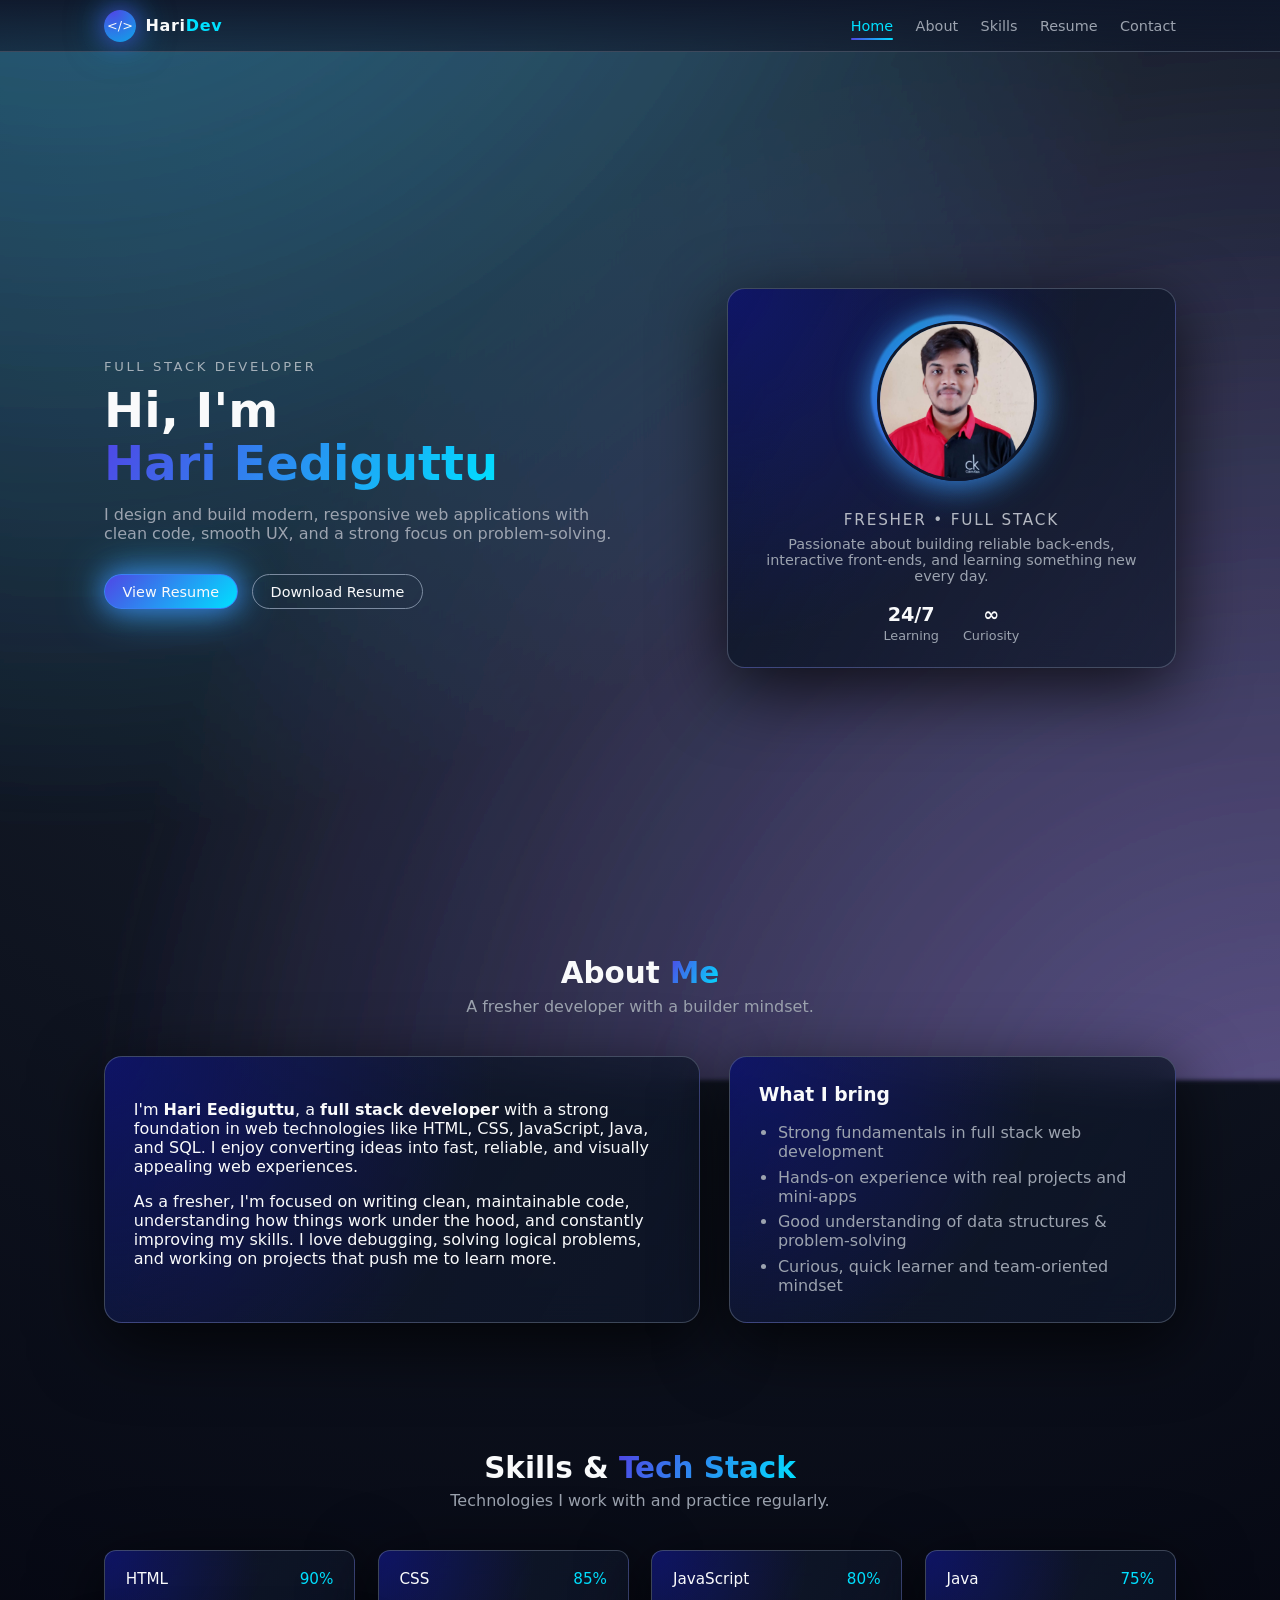
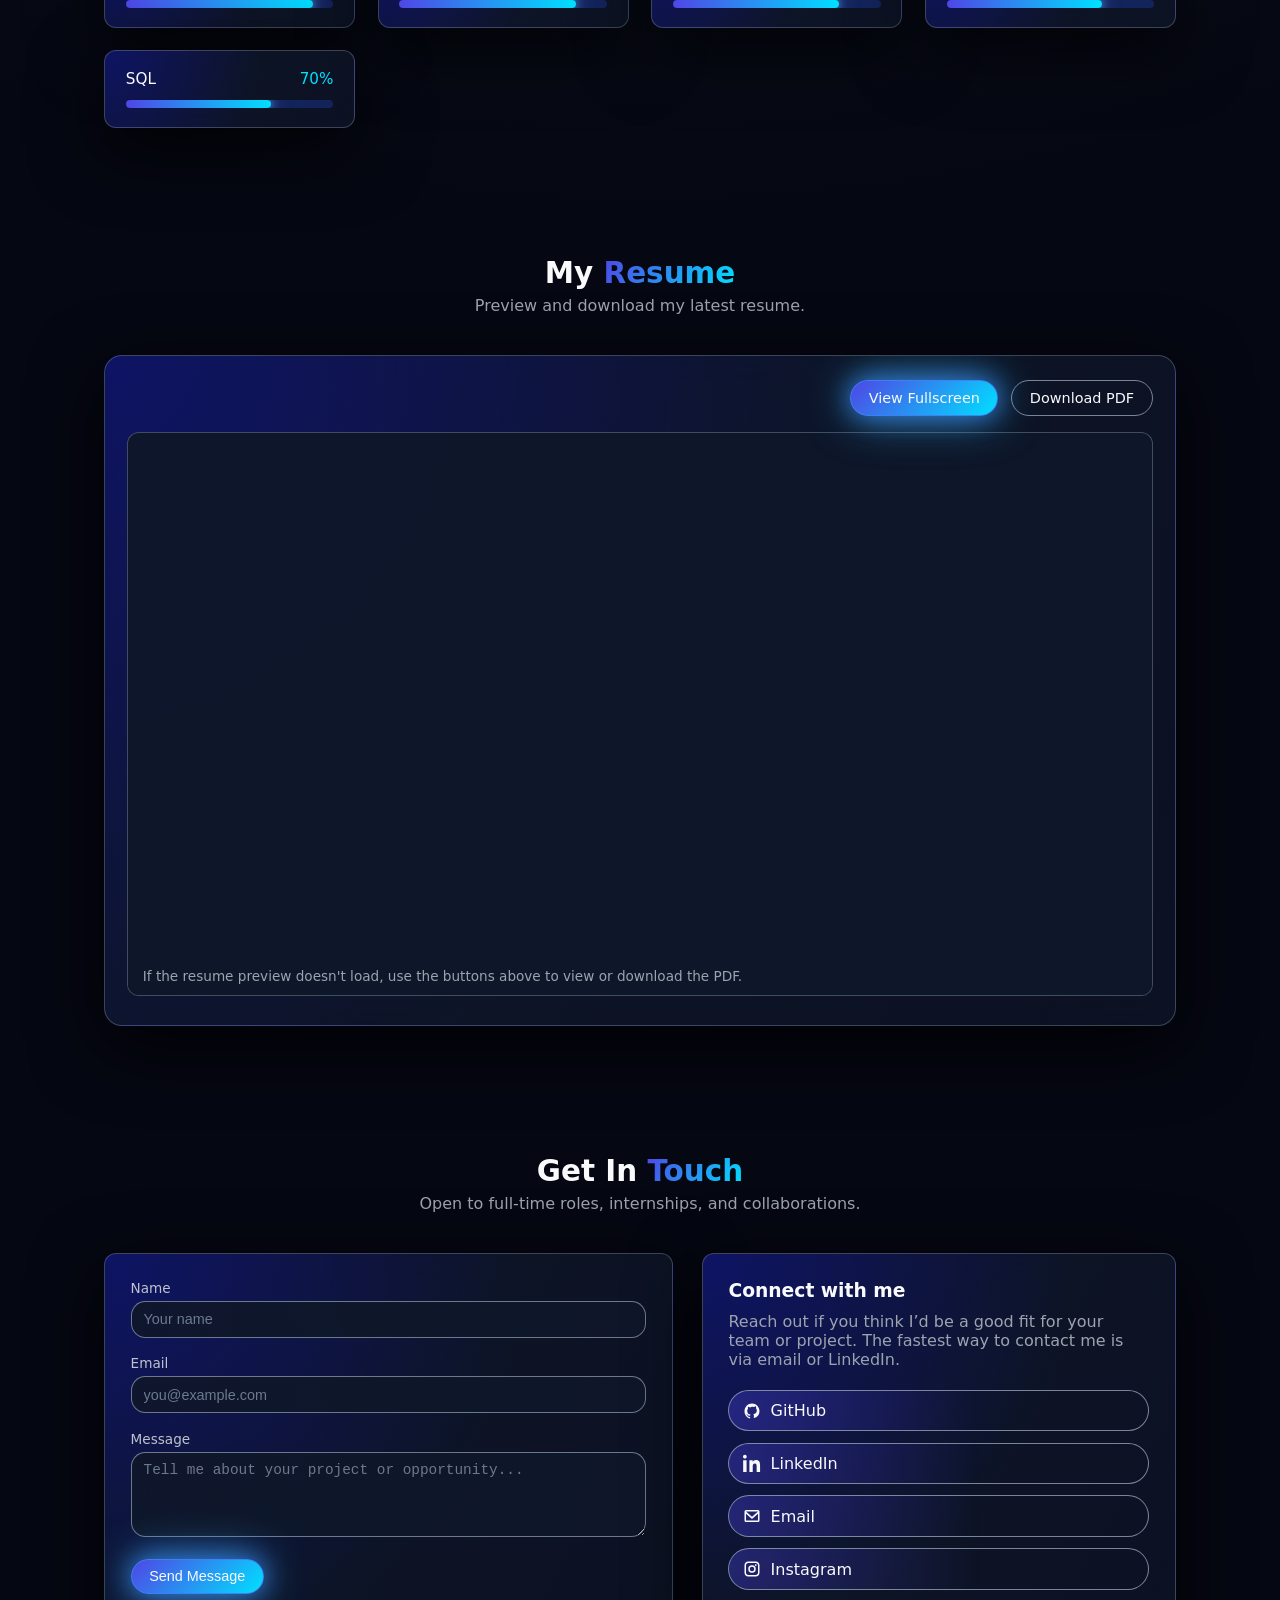
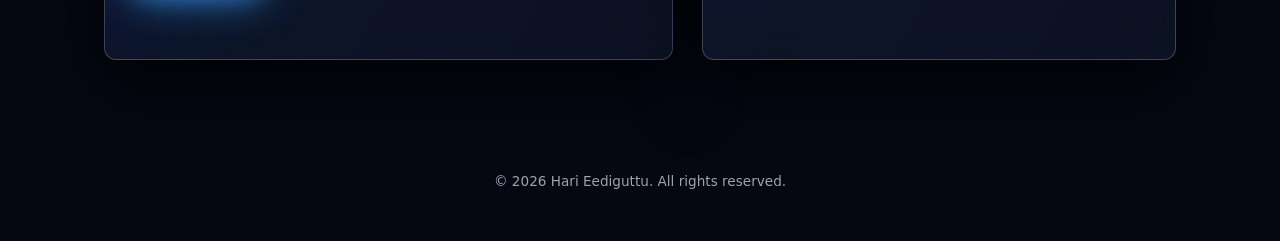
<file: index.html>
<!DOCTYPE html>
<html lang="en">
<head>
  <meta charset="UTF-8" />
  <meta
    name="viewport"
    content="width=device-width, initial-scale=1.0"
  />
  <title>Hari Eediguttu | Portfolio</title>
  <link rel="stylesheet" href="style.css" />
</head>
<body>
  <!-- Floating background effects -->
  <div class="bg-orbit"></div>
  <div class="bg-orbit orbit-2"></div>
  <div class="bg-orbit orbit-3"></div>

  <header class="nav">
    <div class="nav-inner">
      <div class="brand">
        <span class="brand-logo">&lt;/&gt;</span>
        <span class="brand-name">Hari<span>Dev</span></span>
      </div>
      <nav class="nav-links" id="navLinks">
        <a href="#hero" class="nav-link active">Home</a>
        <a href="#about" class="nav-link">About</a>
        <a href="#skills" class="nav-link">Skills</a>
        <a href="#resume" class="nav-link">Resume</a>
        <a href="#contact" class="nav-link">Contact</a>
      </nav>
      <button class="nav-toggle" id="navToggle" aria-label="Toggle navigation">
        <span></span><span></span><span></span>
      </button>
    </div>
  </header>

  <main>
    <!-- Hero Section -->
    <section id="hero" class="section hero-section reveal">
      <div class="hero-content">
        <p class="hero-eyebrow">Full Stack Developer</p>
        <h1 class="hero-title">
          Hi, I'm <span>Hari&nbsp;Eediguttu</span>
        </h1>
        <p class="hero-tagline">
          I design and build modern, responsive web applications with clean code,
          smooth UX, and a strong focus on problem‑solving.
        </p>
        <div class="hero-buttons">
          <a
            href="resume.pdf"
            target="_blank"
            rel="noopener"
            class="btn btn-primary"
          >
            View Resume
          </a>
          <a href="resume.pdf" download class="btn btn-outline">
            Download Resume
          </a>
        </div>
      </div>

      <div class="hero-visual glass">
        <div class="hero-photo-wrapper">
          <div class="hero-photo-ring"></div>
          <img
            src="profile.jpg"
            alt="Hari Eediguttu"
            class="hero-photo"
          />
        </div>
        <div class="hero-meta">
          <p class="hero-meta-title">Fresher • Full Stack</p>
          <p class="hero-meta-text">
            Passionate about building reliable back‑ends, interactive front‑ends,
            and learning something new every day.
          </p>
          <div class="hero-stats">
            
            <div class="stat">
              <span class="stat-value">24/7</span>
              <span class="stat-label">Learning</span>
            </div>
            <div class="stat">
              <span class="stat-value">∞</span>
              <span class="stat-label">Curiosity</span>
            </div>
          </div>
        </div>
      </div>
    </section>

    <!-- About Me Section -->
    <section id="about" class="section reveal">
      <div class="section-header">
        <h2>About <span>Me</span></h2>
        <p>A fresher developer with a builder mindset.</p>
      </div>
      <div class="about-grid">
        <div class="card glass">
          <p>
            I'm <strong>Hari Eediguttu</strong>, a
            <strong>full stack developer</strong> with a strong foundation in
            web technologies like HTML, CSS, JavaScript, Java, and SQL. I enjoy
            converting ideas into fast, reliable, and visually appealing web
            experiences.
          </p>
          <p>
            As a fresher, I'm focused on writing clean, maintainable code,
            understanding how things work under the hood, and constantly
            improving my skills. I love debugging, solving logical problems, and
            working on projects that push me to learn more.
          </p>
        </div>
        <div class="card glass about-highlights">
          <h3>What I bring</h3>
          <ul>
            <li>Strong fundamentals in full stack web development</li>
            <li>Hands‑on experience with real projects and mini‑apps</li>
            <li>Good understanding of data structures & problem‑solving</li>
            <li>Curious, quick learner and team‑oriented mindset</li>
          </ul>
        </div>
      </div>
    </section>

    <!-- Skills Section -->
    <section id="skills" class="section reveal">
      <div class="section-header">
        <h2>Skills &amp; <span>Tech Stack</span></h2>
        <p>Technologies I work with and practice regularly.</p>
      </div>
      <div class="skills-grid">
        <div class="skill glass">
          <div class="skill-header">
            <span>HTML</span>
            <span class="skill-percent">90%</span>
          </div>
          <div class="skill-bar">
            <div class="skill-bar-fill" data-percent="90"></div>
          </div>
        </div>

        <div class="skill glass">
          <div class="skill-header">
            <span>CSS</span>
            <span class="skill-percent">85%</span>
          </div>
          <div class="skill-bar">
            <div class="skill-bar-fill" data-percent="85"></div>
          </div>
        </div>

        <div class="skill glass">
          <div class="skill-header">
            <span>JavaScript</span>
            <span class="skill-percent">80%</span>
          </div>
          <div class="skill-bar">
            <div class="skill-bar-fill" data-percent="80"></div>
          </div>
        </div>

        <div class="skill glass">
          <div class="skill-header">
            <span>Java</span>
            <span class="skill-percent">75%</span>
          </div>
          <div class="skill-bar">
            <div class="skill-bar-fill" data-percent="75"></div>
          </div>
        </div>

        <div class="skill glass">
          <div class="skill-header">
            <span>SQL</span>
            <span class="skill-percent">70%</span>
          </div>
          <div class="skill-bar">
            <div class="skill-bar-fill" data-percent="70"></div>
          </div>
        </div>
      </div>
    </section>

    <!-- Resume Section -->
    <section id="resume" class="section reveal">
      <div class="section-header">
        <h2>My <span>Resume</span></h2>
        <p>Preview and download my latest resume.</p>
      </div>
      <div class="resume-wrapper glass">
        <div class="resume-actions">
          <a
            href="resume.pdf"
            target="_blank"
            rel="noopener"
            class="btn btn-primary"
          >
            View Fullscreen
          </a>
          <a href="resume.pdf" download class="btn btn-outline">
            Download PDF
          </a>
        </div>
        <div class="resume-frame">
          <iframe
            src="resume.pdf"
            title="Resume Preview"
          ></iframe>
          <p class="resume-fallback">
            If the resume preview doesn't load, use the buttons above to view
            or download the PDF.
          </p>
        </div>
      </div>
    </section>

    <!-- Contact Section -->
    <section id="contact" class="section reveal">
      <div class="section-header">
        <h2>Get In <span>Touch</span></h2>
        <p>Open to full‑time roles, internships, and collaborations.</p>
      </div>
      <div class="contact-grid">
        <form class="contact-form glass" id="contactForm">
          <div class="field">
            <label for="name">Name</label>
            <input
              type="text"
              id="name"
              name="name"
              placeholder="Your name"
              required
            />
          </div>
          <div class="field">
            <label for="email">Email</label>
            <input
              type="email"
              id="email"
              name="email"
              placeholder="you@example.com"
              required
            />
          </div>
          <div class="field">
            <label for="message">Message</label>
            <textarea
              id="message"
              name="message"
              rows="4"
              placeholder="Tell me about your project or opportunity..."
              required
            ></textarea>
          </div>
          <button type="submit" class="btn btn-primary">
            Send Message
          </button>
          <p class="form-status" id="formStatus"></p>
        </form>

        <div class="contact-info glass">
          <h3>Connect with me</h3>
          <p>
            Reach out if you think I’d be a good fit for your team or project.
            The fastest way to contact me is via email or LinkedIn.
          </p>

          <div class="social-links">
            <a
              href="https://github.com/hari-27-web"
              target="_blank"
              rel="noopener"
              class="social-link"
              aria-label="GitHub"
            >
              <span class="icon">
                <svg viewBox="0 0 24 24" aria-hidden="true">
                  <path
                    d="M12 2C6.48 2 2 6.58 2 12.26c0 4.5 2.87 8.32 6.84 9.67.5.09.68-.22.68-.48
                    0-.24-.01-.87-.01-1.71-2.78.62-3.37-1.37-3.37-1.37-.45-1.18-1.11-1.49-1.11-1.49-.91-.64.07-.63.07-.63
                    1 .07 1.53 1.05 1.53 1.05.9 1.56 2.36 1.11 2.94.85.09-.67.35-1.11.63-1.37-2.22-.26-4.55-1.14-4.55-5.09
                    0-1.12.39-2.03 1.03-2.75-.1-.26-.45-1.3.1-2.7 0 0 .84-.27 2.75 1.05A9.2 9.2 0 0 1 12 6.3c.85 0 1.7.12 2.5.35
                    1.9-1.32 2.74-1.05 2.74-1.05.55 1.4.2 2.44.1 2.7.64.72 1.03 1.63 1.03 2.75 0 3.96-2.34 4.83-4.57 5.08.36.32.68.95.68 1.92
                    0 1.39-.01 2.51-.01 2.85 0 .27.18.58.69.48A10.03 10.03 0 0 0 22 12.26C22 6.58 17.52 2 12 2Z"
                  />
                </svg>
              </span>
              <span>GitHub</span>
            </a>

            <a
              href="https://www.linkedin.com/in/hari-eediguttu-437869292/"
              target="_blank"
              rel="noopener"
              class="social-link"
              aria-label="LinkedIn"
            >
              <span class="icon">
                <svg viewBox="0 0 24 24" aria-hidden="true">
                  <path
                    d="M4.98 3.5C4.98 4.88 3.9 6 2.5 6S0 4.88 0 3.5 1.12 1 2.5 1 4.98 2.12 4.98 3.5zM.22 8.25h4.56V24H.22zM8.54 8.25h4.37v2.13h.06c.61-1.16 2.1-2.38 4.32-2.38
                    4.62 0 5.47 3.04 5.47 6.99V24h-4.56v-7.3c0-1.74-.03-3.98-2.43-3.98-2.43 0-2.8 1.9-2.8 3.86V24H8.54z"
                  />
                </svg>
              </span>
              <span>LinkedIn</span>
            </a>

            <a
              href="mailto:harieediguttu@gmail.com"
              class="social-link"
              aria-label="Email"
            >
              <span class="icon">
                <svg viewBox="0 0 24 24" aria-hidden="true">
                  <path
                    d="M4 4h16a2 2 0 0 1 2 2v12a2 2 0 0 1-2 2H4a2 2 0 0 1-2-2V6a2 2 0 0 1 2-2zm0 2v.01L12 13l8-6.99V6H4zm0 12h16V9l-8 7-8-7v9z"
                  />
                </svg>
              </span>
              <span>Email</span>
            </a>

            <a
              href="https://www.instagram.com/hari_v_____27?utm_source=qr&amp;igsh=MXJlZ2JqaGljeW1pcQ=="
              target="_blank"
              rel="noopener"
              class="social-link"
              aria-label="Instagram"
            >
              <span class="icon">
                <svg viewBox="0 0 24 24" aria-hidden="true">
                  <path
                    d="M7 2C4.24 2 2 4.24 2 7v10c0 2.76 2.24 5 5 5h10c2.76 0 5-2.24 5-5V7c0-2.76-2.24-5-5-5H7zm0 2h10c1.66 0 3 1.34 3 3v10c0 1.66-1.34 3-3 3H7c-1.66 0-3-1.34-3-3V7c0-1.66 1.34-3 3-3zm10 1.5a1.25 1.25 0 1 0 0 2.5 1.25 1.25 0 0 0 0-2.5zM12 7a5 5 0 1 0 0 10 5 5 0 0 0 0-10zm0 2a3 3 0 1 1 0 6 3 3 0 0 1 0-6z"
                  />
                </svg>
              </span>
              <span>Instagram</span>
            </a>
          </div>
        </div>
      </div>
    </section>
  </main>

  <!-- Footer -->
  <footer class="footer reveal">
    <p>&copy; <span id="year"></span> Hari Eediguttu. All rights reserved.</p>
  </footer>

  <script src="script.js"></script>
</body>
</html>
</file>
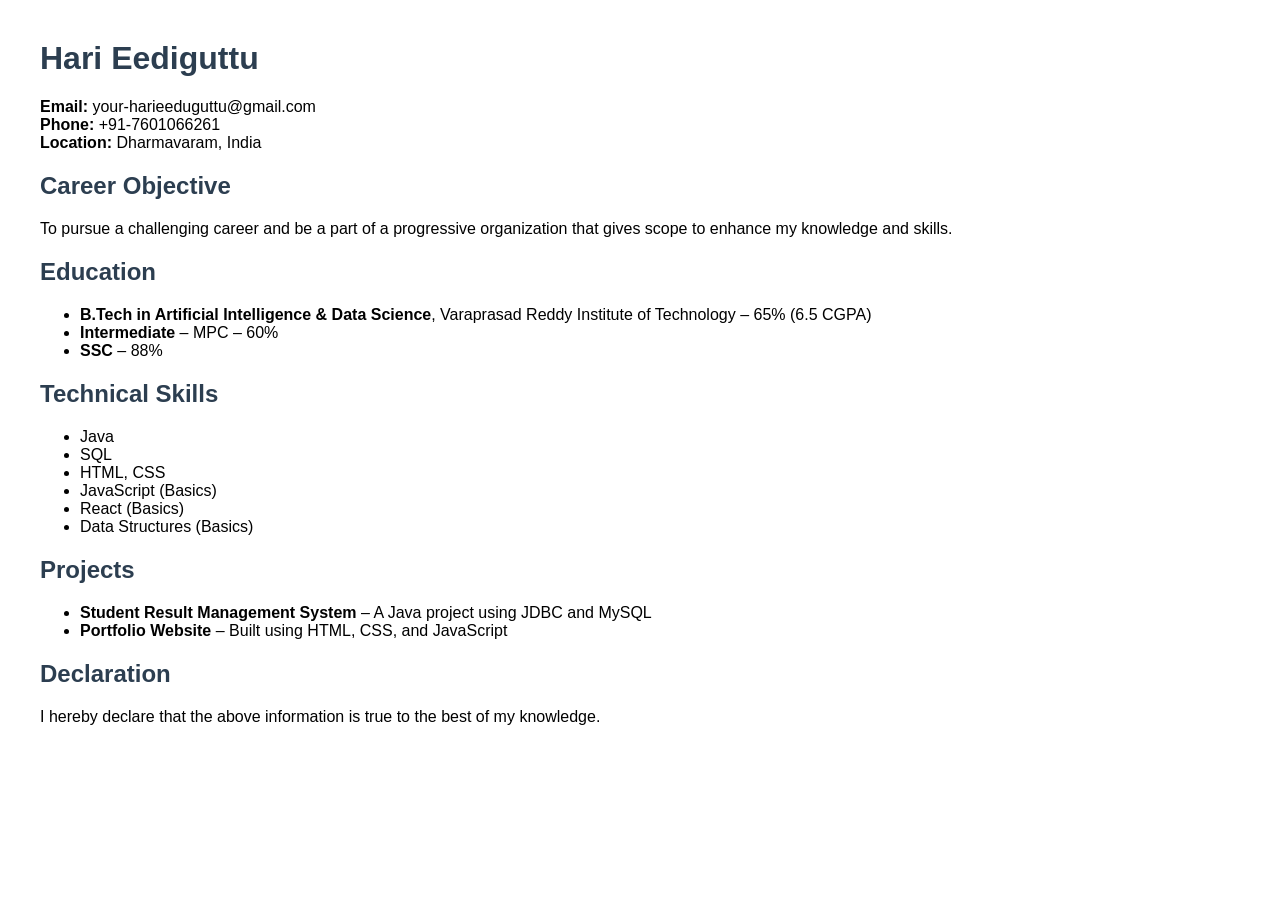
<file: Hari's Resume.html>
<!DOCTYPE html>
<html>
<head>
  <title>Hari's Resume</title>
  <style>
    body {
      font-family: Arial, sans-serif;
      margin: 40px;
    }
    h1, h2 {
      color: #2c3e50;
    }
    .section {
      margin-bottom: 20px;
    }
  </style>
</head>
<body>

  <h1>Hari Eediguttu</h1>
  <p><strong>Email:</strong> your-harieeduguttu@gmail.com<br>
     <strong>Phone:</strong> +91-7601066261<br>
     <strong>Location:</strong> Dharmavaram, India</p>

  <div class="section">
    <h2>Career Objective</h2>
    <p>To pursue a challenging career and be a part of a progressive organization that gives scope to enhance my knowledge and skills.</p>
  </div>

  <div class="section">
    <h2>Education</h2>
    <ul>
      <li><strong>B.Tech in Artificial Intelligence & Data Science</strong>, Varaprasad Reddy Institute of Technology – 65% (6.5 CGPA)</li>
      <li><strong>Intermediate</strong> – MPC – 60%</li>
      <li><strong>SSC</strong> – 88%</li>
    </ul>
  </div>

  <div class="section">
    <h2>Technical Skills</h2>
    <ul>
      <li>Java</li>
      <li>SQL</li>
      <li>HTML, CSS</li>
      <li>JavaScript (Basics)</li>
      <li>React (Basics)</li>
      <li>Data Structures (Basics)</li>
    </ul>
  </div>

  <div class="section">
    <h2>Projects</h2>
    <ul>
      <li><strong>Student Result Management System</strong> – A Java project using JDBC and MySQL</li>
      <li><strong>Portfolio Website</strong> – Built using HTML, CSS, and JavaScript</li>
    </ul>
  </div>

  <div class="section">
    <h2>Declaration</h2>
    <p>I hereby declare that the above information is true to the best of my knowledge.</p>
  </div>

</body>
</html>
</file>
<file: style.css>
:root {
  --bg: #050712;
  --accent: #4f46e5;
  --accent-soft: rgba(79, 70, 229, 0.35);
  --accent-2: #00e0ff;
  --text: #f9fafb;
  --muted: #9ca3af;
  --card-bg: rgba(15, 23, 42, 0.8);
  --border-glass: rgba(148, 163, 184, 0.35);
  --radius-lg: 18px;
  --radius-md: 12px;
  --shadow-soft: 0 20px 70px rgba(0, 0, 0, 0.75);
  --transition-fast: 0.25s ease;
  --transition-med: 0.45s ease;
}

*,
*::before,
*::after {
  box-sizing: border-box;
}

html {
  scroll-behavior: smooth;
}

body {
  margin: 0;
  font-family: system-ui, -apple-system, BlinkMacSystemFont, "Segoe UI",
    sans-serif;
  background: radial-gradient(circle at top, #1f2937 0, var(--bg) 52%);
  color: var(--text);
  min-height: 100vh;
  position: relative;
}

/* Background orbits */
.bg-orbit {
  position: fixed;
  inset: -180px;
  background:
    radial-gradient(circle at 15% -10%, rgba(56, 189, 248, 0.32), transparent 58%),
    radial-gradient(circle at 90% 110%, rgba(167, 139, 250, 0.35), transparent 60%);
  pointer-events: none;
  opacity: 0.8;
  filter: blur(2px);
  z-index: -3;
}

.bg-orbit.orbit-2 {
  opacity: 0.5;
  mix-blend-mode: screen;
}

.bg-orbit.orbit-3 {
  opacity: 0.4;
  mix-blend-mode: screen;
}

/* Navigation */
.nav {
  position: sticky;
  top: 0;
  z-index: 40;
  backdrop-filter: blur(18px);
  background: linear-gradient(
    to bottom,
    rgba(15, 23, 42, 0.95),
    rgba(15, 23, 42, 0.6)
  );
  border-bottom: 1px solid rgba(148, 163, 184, 0.35);
}

.nav-inner {
  max-width: 1120px;
  margin: 0 auto;
  padding: 0.6rem 1.5rem;
  display: flex;
  align-items: center;
  justify-content: space-between;
}

.brand {
  display: flex;
  align-items: center;
  gap: 0.6rem;
}

.brand-logo {
  width: 32px;
  height: 32px;
  border-radius: 999px;
  display: inline-flex;
  align-items: center;
  justify-content: center;
  font-size: 0.8rem;
  background: radial-gradient(circle at 25% 0, #4f46e5, #0ea5e9);
  box-shadow:
    0 0 25px rgba(79, 70, 229, 0.8),
    0 0 38px rgba(6, 182, 212, 0.6);
}

.brand-name {
  font-weight: 600;
  letter-spacing: 0.04em;
}

.brand-name span {
  color: var(--accent-2);
}

.nav-links {
  display: flex;
  align-items: center;
  gap: 1.4rem;
}

.nav-link {
  position: relative;
  font-size: 0.9rem;
  color: var(--muted);
  text-decoration: none;
  padding: 0.25rem 0;
  transition: color var(--transition-fast);
}

.nav-link::after {
  content: "";
  position: absolute;
  left: 0;
  bottom: -0.12rem;
  width: 0;
  height: 2px;
  border-radius: 999px;
  background: linear-gradient(90deg, var(--accent), var(--accent-2));
  transition: width var(--transition-med);
}

.nav-link:hover {
  color: var(--text);
}

.nav-link.active {
  color: var(--accent-2);
}

.nav-link.active::after {
  width: 100%;
}

/* Mobile nav toggle */
.nav-toggle {
  display: none;
  width: 38px;
  height: 30px;
  border-radius: 999px;
  border: 1px solid rgba(148, 163, 184, 0.7);
  background: rgba(15, 23, 42, 0.9);
  padding: 0 8px;
  cursor: pointer;
  flex-direction: column;
  justify-content: center;
  gap: 4px;
}

.nav-toggle span {
  width: 100%;
  height: 2px;
  border-radius: 999px;
  background: linear-gradient(90deg, var(--accent), var(--accent-2));
  transition: transform 0.25s ease, opacity 0.25s ease;
}

.nav-toggle.open span:nth-child(1) {
  transform: translateY(3px) rotate(45deg);
}

.nav-toggle.open span:nth-child(2) {
  opacity: 0;
}

.nav-toggle.open span:nth-child(3) {
  transform: translateY(-3px) rotate(-45deg);
}

/* Sections */
.section {
  max-width: 1120px;
  margin: 0 auto;
  padding: 4rem 1.5rem;
}

.section-header {
  text-align: center;
  margin-bottom: 2.5rem;
}

.section-header h2 {
  font-size: clamp(1.8rem, 2.3vw, 2.3rem);
  margin: 0 0 0.4rem;
}

.section-header h2 span {
  background: linear-gradient(120deg, var(--accent), var(--accent-2));
  -webkit-background-clip: text;
  color: transparent;
}

.section-header p {
  margin: 0;
  color: var(--muted);
}

/* Hero section */
.hero-section {
  display: grid;
  grid-template-columns: minmax(0, 1.4fr) minmax(0, 1.1fr);
  gap: 3.2rem;
  padding-top: 5rem;
  padding-bottom: 4.3rem;
  align-items: center;
  min-height: calc(100vh - 60px);
}

.hero-eyebrow {
  font-size: 0.82rem;
  letter-spacing: 0.2em;
  text-transform: uppercase;
  color: rgba(209, 213, 219, 0.75);
  margin-bottom: 0.6rem;
}

.hero-title {
  font-size: clamp(2.2rem, 4vw, 3rem);
  line-height: 1.1;
  margin: 0 0 0.8rem;
}

.hero-title span {
  background: linear-gradient(120deg, var(--accent), var(--accent-2));
  -webkit-background-clip: text;
  color: transparent;
}

.hero-tagline {
  max-width: 32rem;
  color: var(--muted);
  margin-bottom: 1.9rem;
}

.hero-buttons {
  display: flex;
  flex-wrap: wrap;
  gap: 0.9rem;
}

/* Hero visual */
.hero-visual {
  padding: 1.6rem 1.7rem 1.5rem;
  display: grid;
  grid-template-rows: auto auto;
  gap: 1.2rem;
}

.hero-photo-wrapper {
  position: relative;
  width: 160px;
  height: 160px;
  margin-inline: auto;
}

.hero-photo-ring {
  position: absolute;
  inset: 0;
  border-radius: 999px;
  background:
    conic-gradient(
      from 210deg,
      rgba(79, 70, 229, 0.9),
      rgba(14, 165, 233, 0.85),
      rgba(236, 72, 153, 0.8),
      rgba(79, 70, 229, 0.9)
    );
  filter: blur(1px);
  animation: spin 9s linear infinite;
  opacity: 0.9;
}

.hero-photo {
  position: absolute;
  inset: 6px;
  width: 100%;
  height: 100%;
  border-radius: 999px;
  object-fit: cover;
  object-position: 50% 20%;
  border: 3px solid rgba(15, 23, 42, 0.98);
  box-shadow:
    0 0 30px rgba(59, 130, 246, 0.7),
    0 0 40px rgba(56, 189, 248, 0.6);
}

.hero-meta {
  text-align: center;
  padding-top: 1.1rem;
}

.hero-meta-title {
  margin: 0 0 0.4rem;
  font-size: 0.95rem;
  letter-spacing: 0.12em;
  text-transform: uppercase;
  color: rgba(209, 213, 219, 0.85);
}

.hero-meta-text {
  margin: 0 0 1.2rem;
  font-size: 0.9rem;
  color: var(--muted);
}

.hero-stats {
  display: flex;
  justify-content: center;
  gap: 1.5rem;
}

.stat {
  display: flex;
  flex-direction: column;
  gap: 0.1rem;
}

.stat-value {
  font-size: 1.2rem;
  font-weight: 600;
}

.stat-label {
  font-size: 0.8rem;
  color: var(--muted);
}

/* Glassmorphism base */
.glass {
  background: linear-gradient(
      120deg,
      rgba(15, 23, 42, 0.95),
      rgba(15, 23, 42, 0.7)
    ),
    radial-gradient(circle at top left, rgba(79, 70, 229, 0.35), transparent 60%);
  background-blend-mode: overlay;
  border-radius: var(--radius-lg);
  border: 1px solid var(--border-glass);
  box-shadow: var(--shadow-soft);
  backdrop-filter: blur(18px);
  position: relative;
  overflow: hidden;
}

.glass::before {
  content: "";
  position: absolute;
  inset: -40%;
  background: conic-gradient(
    from 220deg,
    rgba(79, 70, 229, 0.3),
    rgba(14, 165, 233, 0.2),
    transparent 40%
  );
  opacity: 0;
  transform: translate3d(0, 30px, 0) rotate(3deg);
  pointer-events: none;
  transition: opacity var(--transition-med), transform var(--transition-med);
}

.glass:hover::before {
  opacity: 1;
  transform: translate3d(0, 0, 0) rotate(0deg);
}

/* Cards and grids */
.card {
  padding: 1.7rem 1.8rem;
}

.about-grid {
  display: grid;
  grid-template-columns: minmax(0, 2fr) minmax(0, 1.5fr);
  gap: 1.8rem;
}

.about-highlights h3 {
  margin-top: 0;
}

.about-highlights ul {
  margin: 0;
  padding-left: 1.2rem;
  color: var(--muted);
}

.about-highlights li + li {
  margin-top: 0.4rem;
}

/* Skills */
.skills-grid {
  display: grid;
  grid-template-columns: repeat(auto-fit, minmax(220px, 1fr));
  gap: 1.4rem;
}

.skill {
  padding: 1.2rem 1.3rem;
  border-radius: var(--radius-md);
  transition:
    transform var(--transition-fast),
    box-shadow var(--transition-fast),
    border-color var(--transition-fast);
  cursor: default;
}

.skill:hover {
  transform: translateY(-4px);
  box-shadow:
    0 0 25px rgba(56, 189, 248, 0.4),
    0 0 35px rgba(129, 140, 248, 0.35);
  border-color: rgba(56, 189, 248, 0.9);
}

.skill-header {
  display: flex;
  align-items: center;
  justify-content: space-between;
  margin-bottom: 0.7rem;
  font-size: 0.95rem;
}

.skill-percent {
  color: var(--accent-2);
}

/* Progress bars */
.skill-bar {
  position: relative;
  height: 8px;
  border-radius: 999px;
  background: rgba(30, 64, 175, 0.4);
  overflow: hidden;
}

.skill-bar-fill {
  position: absolute;
  inset: 0;
  width: 0;
  border-radius: 999px;
  background:
    linear-gradient(90deg, var(--accent), var(--accent-2)),
    radial-gradient(circle at top, rgba(255, 255, 255, 0.3), transparent 60%);
  box-shadow:
    0 0 10px rgba(56, 189, 248, 0.9),
    0 0 20px rgba(129, 140, 248, 0.9);
  transition: width 1.1s cubic-bezier(0.2, 0.9, 0.3, 1.1);
}

/* Projects */
.projects-grid {
  display: grid;
  grid-template-columns: repeat(auto-fit, minmax(260px, 1fr));
  gap: 1.6rem;
}

.project-card {
  padding: 1.5rem 1.6rem 1.4rem;
  border-radius: var(--radius-md);
  transform: translateY(0) translateZ(0);
  transition:
    transform var(--transition-med),
    box-shadow var(--transition-med),
    border-color var(--transition-med);
}

.project-card h3 {
  margin-top: 0;
  margin-bottom: 0.6rem;
}

.project-card p {
  margin: 0;
  color: var(--muted);
}

.project-card .project-tech {
  margin-top: 0.9rem;
  margin-bottom: 1rem;
  font-size: 0.85rem;
  color: rgba(191, 219, 254, 0.9);
}

.project-card:hover {
  transform: translateY(-8px);
  box-shadow:
    0 0 30px rgba(59, 130, 246, 0.45),
    0 0 50px rgba(236, 72, 153, 0.25);
  border-color: rgba(59, 130, 246, 0.9);
}

/* Resume */
.resume-wrapper {
  padding: 1.5rem 1.4rem 1.8rem;
}

.resume-actions {
  display: flex;
  justify-content: flex-end;
  gap: 0.8rem;
  margin-bottom: 1rem;
  flex-wrap: wrap;
}

.resume-frame {
  border-radius: var(--radius-md);
  overflow: hidden;
  border: 1px solid rgba(148, 163, 184, 0.38);
  background-color: rgba(15, 23, 42, 0.96);
}

.resume-frame iframe {
  width: 100%;
  height: 520px;
  border: none;
}

.resume-fallback {
  margin: 0;
  padding: 0.7rem 0.9rem;
  font-size: 0.85rem;
  color: var(--muted);
  background: rgba(15, 23, 42, 0.98);
}

/* Contact */
.contact-grid {
  display: grid;
  grid-template-columns: minmax(0, 1.2fr) minmax(0, 1fr);
  gap: 1.8rem;
}

.contact-form {
  padding: 1.6rem 1.6rem 1.5rem;
  border-radius: var(--radius-md);
}

.field {
  margin-bottom: 1.1rem;
}

.field label {
  display: block;
  font-size: 0.85rem;
  margin-bottom: 0.3rem;
  color: rgba(209, 213, 219, 0.9);
}

.field input,
.field textarea {
  width: 100%;
  border-radius: 0.9rem;
  border: 1px solid rgba(148, 163, 184, 0.7);
  padding: 0.6rem 0.75rem;
  font-size: 0.9rem;
  color: var(--text);
  background: radial-gradient(
    circle at top,
    rgba(15, 23, 42, 0.97),
    rgba(15, 23, 42, 0.9)
  );
  outline: none;
  transition:
    border-color var(--transition-fast),
    box-shadow var(--transition-fast),
    background var(--transition-fast);
  resize: vertical;
}

.field input::placeholder,
.field textarea::placeholder {
  color: rgba(148, 163, 184, 0.7);
}

.field input:focus,
.field textarea:focus {
  border-color: var(--accent-2);
  box-shadow:
    0 0 0 1px rgba(56, 189, 248, 0.85),
    0 0 28px rgba(56, 189, 248, 0.6);
  background: radial-gradient(
    circle at top,
    rgba(30, 64, 175, 0.8),
    rgba(15, 23, 42, 0.98)
  );
}

.form-status {
  min-height: 1.1rem;
  margin-top: 0.6rem;
  font-size: 0.85rem;
  color: var(--muted);
}

/* Contact info */
.contact-info {
  padding: 1.6rem 1.6rem 1.5rem;
  border-radius: var(--radius-md);
}

.contact-info h3 {
  margin-top: 0;
  margin-bottom: 0.7rem;
}

.contact-info p {
  margin-top: 0;
  margin-bottom: 1.3rem;
  color: var(--muted);
}

.social-links {
  display: flex;
  flex-direction: column;
  gap: 0.7rem;
}

.social-link {
  display: inline-flex;
  align-items: center;
  gap: 0.5rem;
  text-decoration: none;
  color: var(--text);
  padding: 0.55rem 0.7rem;
  border-radius: 999px;
  border: 1px solid rgba(148, 163, 184, 0.8);
  background: radial-gradient(
    circle at left,
    rgba(79, 70, 229, 0.35),
    transparent 60%
  );
  position: relative;
  overflow: hidden;
  transition:
    border-color var(--transition-fast),
    box-shadow var(--transition-fast),
    transform var(--transition-fast),
    color var(--transition-fast);
}

.social-link .icon {
  display: inline-flex;
  align-items: center;
  justify-content: center;
  width: 22px;
  height: 22px;
}

.social-link svg {
  width: 18px;
  height: 18px;
  fill: currentColor;
}

.social-link::after {
  content: "";
  position: absolute;
  inset: -80%;
  background: radial-gradient(
    circle,
    rgba(59, 130, 246, 0.55),
    transparent 55%
  );
  opacity: 0;
  transform: translate3d(-40%, 0, 0);
  transition: opacity 0.35s ease, transform 0.35s ease;
}

.social-link:hover {
  color: var(--accent-2);
  border-color: rgba(59, 130, 246, 0.95);
  box-shadow:
    0 0 25px rgba(56, 189, 248, 0.8),
    0 0 40px rgba(129, 140, 248, 0.75);
  transform: translateY(-2px);
}

.social-link:hover::after {
  opacity: 1;
  transform: translate3d(0, 0, 0);
}

/* Buttons */
.btn {
  display: inline-flex;
  align-items: center;
  justify-content: center;
  gap: 0.4rem;
  font-size: 0.9rem;
  padding: 0.55rem 1.1rem;
  border-radius: 999px;
  border: 1px solid transparent;
  cursor: pointer;
  text-decoration: none;
  color: var(--text);
  position: relative;
  overflow: hidden;
  white-space: nowrap;
  transition:
    transform var(--transition-fast),
    box-shadow var(--transition-fast),
    border-color var(--transition-fast),
    background var(--transition-fast),
    color var(--transition-fast);
}

.btn::before {
  content: "";
  position: absolute;
  inset: 0;
  background: radial-gradient(
    circle at 0 0,
    rgba(255, 255, 255, 0.35),
    transparent 60%
  );
  opacity: 0;
  transition: opacity var(--transition-med);
}

.btn:hover::before {
  opacity: 1;
}

.btn-primary {
  background: linear-gradient(135deg, var(--accent), var(--accent-2));
  border-color: rgba(59, 130, 246, 0.95);
  box-shadow:
    0 0 25px rgba(59, 130, 246, 0.75),
    0 0 45px rgba(56, 189, 248, 0.75);
}

.btn-primary:hover {
  transform: translateY(-1px);
}

.btn-outline {
  background: transparent;
  border-color: rgba(148, 163, 184, 0.8);
}

.btn-outline:hover {
  border-color: rgba(56, 189, 248, 0.95);
  box-shadow:
    0 0 20px rgba(56, 189, 248, 0.55),
    0 0 30px rgba(129, 140, 248, 0.5);
}

.btn-sm {
  font-size: 0.85rem;
  padding: 0.45rem 0.9rem;
}

/* Footer */
.footer {
  text-align: center;
  padding: 2.2rem 1.5rem 2.4rem;
  color: var(--muted);
  font-size: 0.85rem;
}

/* Reveal fade-up animations */
.reveal {
  opacity: 0;
  transform: translateY(26px);
  transition:
    opacity 0.6s ease-out,
    transform 0.6s ease-out;
}

.reveal.in-view {
  opacity: 1;
  transform: translateY(0);
}

/* Animations */
@keyframes spin {
  to {
    transform: rotate(360deg);
  }
}

/* Responsive */
@media (max-width: 900px) {
  .hero-section {
    grid-template-columns: minmax(0, 1fr);
    gap: 2.4rem;
  }

  .hero-visual {
    order: -1;
  }

  .about-grid,
  .contact-grid {
    grid-template-columns: minmax(0, 1fr);
  }

  .resume-frame iframe {
    height: 420px;
  }
}

@media (max-width: 768px) {
  .nav-inner {
    padding-inline: 1rem;
  }

  .nav-toggle {
    display: inline-flex;
  }

  .nav-links {
    position: absolute;
    inset-inline: 0;
    top: 100%;
    background: linear-gradient(
      to bottom,
      rgba(15, 23, 42, 0.99),
      rgba(15, 23, 42, 0.96)
    );
    border-bottom: 1px solid rgba(148, 163, 184, 0.3);
    flex-direction: column;
    padding: 0.6rem 1.4rem 0.9rem;
    transform-origin: top;
    transform: scaleY(0.4);
    opacity: 0;
    pointer-events: none;
    transition:
      transform 0.2s ease-out,
      opacity 0.2s ease-out;
  }

  .nav-links.open {
    opacity: 1;
    pointer-events: auto;
    transform: scaleY(1);
  }

  .hero-section {
    padding-top: 4.3rem;
  }

  .hero-title {
    font-size: 2.1rem;
  }

  .section {
    padding-inline: 1.1rem;
  }
}

@media (max-width: 540px) {
  .hero-buttons {
    flex-direction: column;
    align-items: stretch;
  }

  .resume-frame iframe {
    height: 340px;
  }

  .projects-grid,
  .skills-grid {
    gap: 1.1rem;
  }
}
</file>
